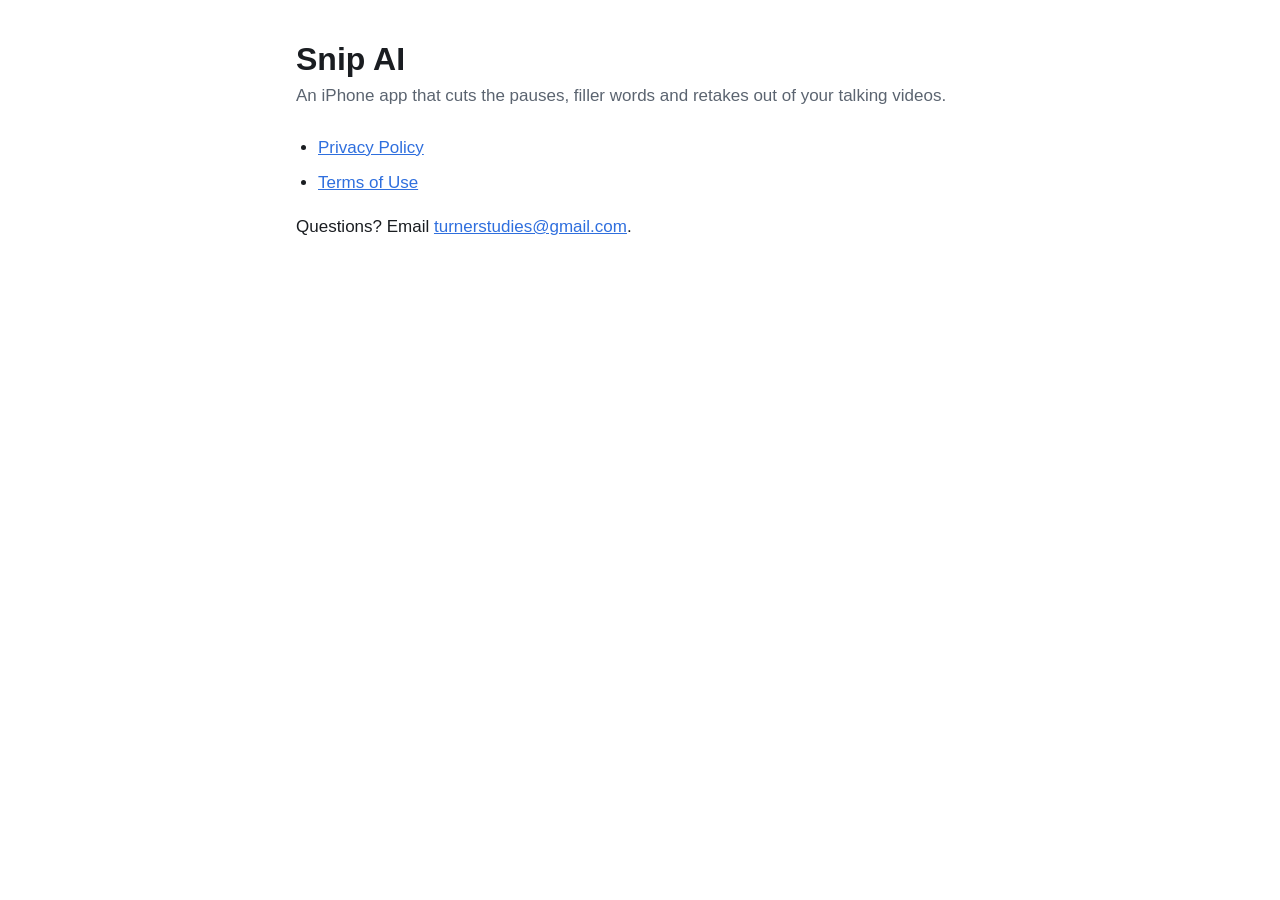
<file: index.html>
<!doctype html>
<html lang="en">
<head>
  <meta charset="utf-8">
  <meta name="viewport" content="width=device-width, initial-scale=1">
  <title>Snip AI</title>
  <link rel="stylesheet" href="style.css">
</head>
<body>
<main>
  <h1>Snip AI</h1>
  <p class="meta">An iPhone app that cuts the pauses, filler words and retakes out of your talking videos.</p>
  <ul>
    <li><a href="privacy.html">Privacy Policy</a></li>
    <li><a href="terms.html">Terms of Use</a></li>
  </ul>
  <p>Questions? Email <a href="mailto:turnerstudies@gmail.com">turnerstudies@gmail.com</a>.</p>
</main>
</body>
</html>
</file>
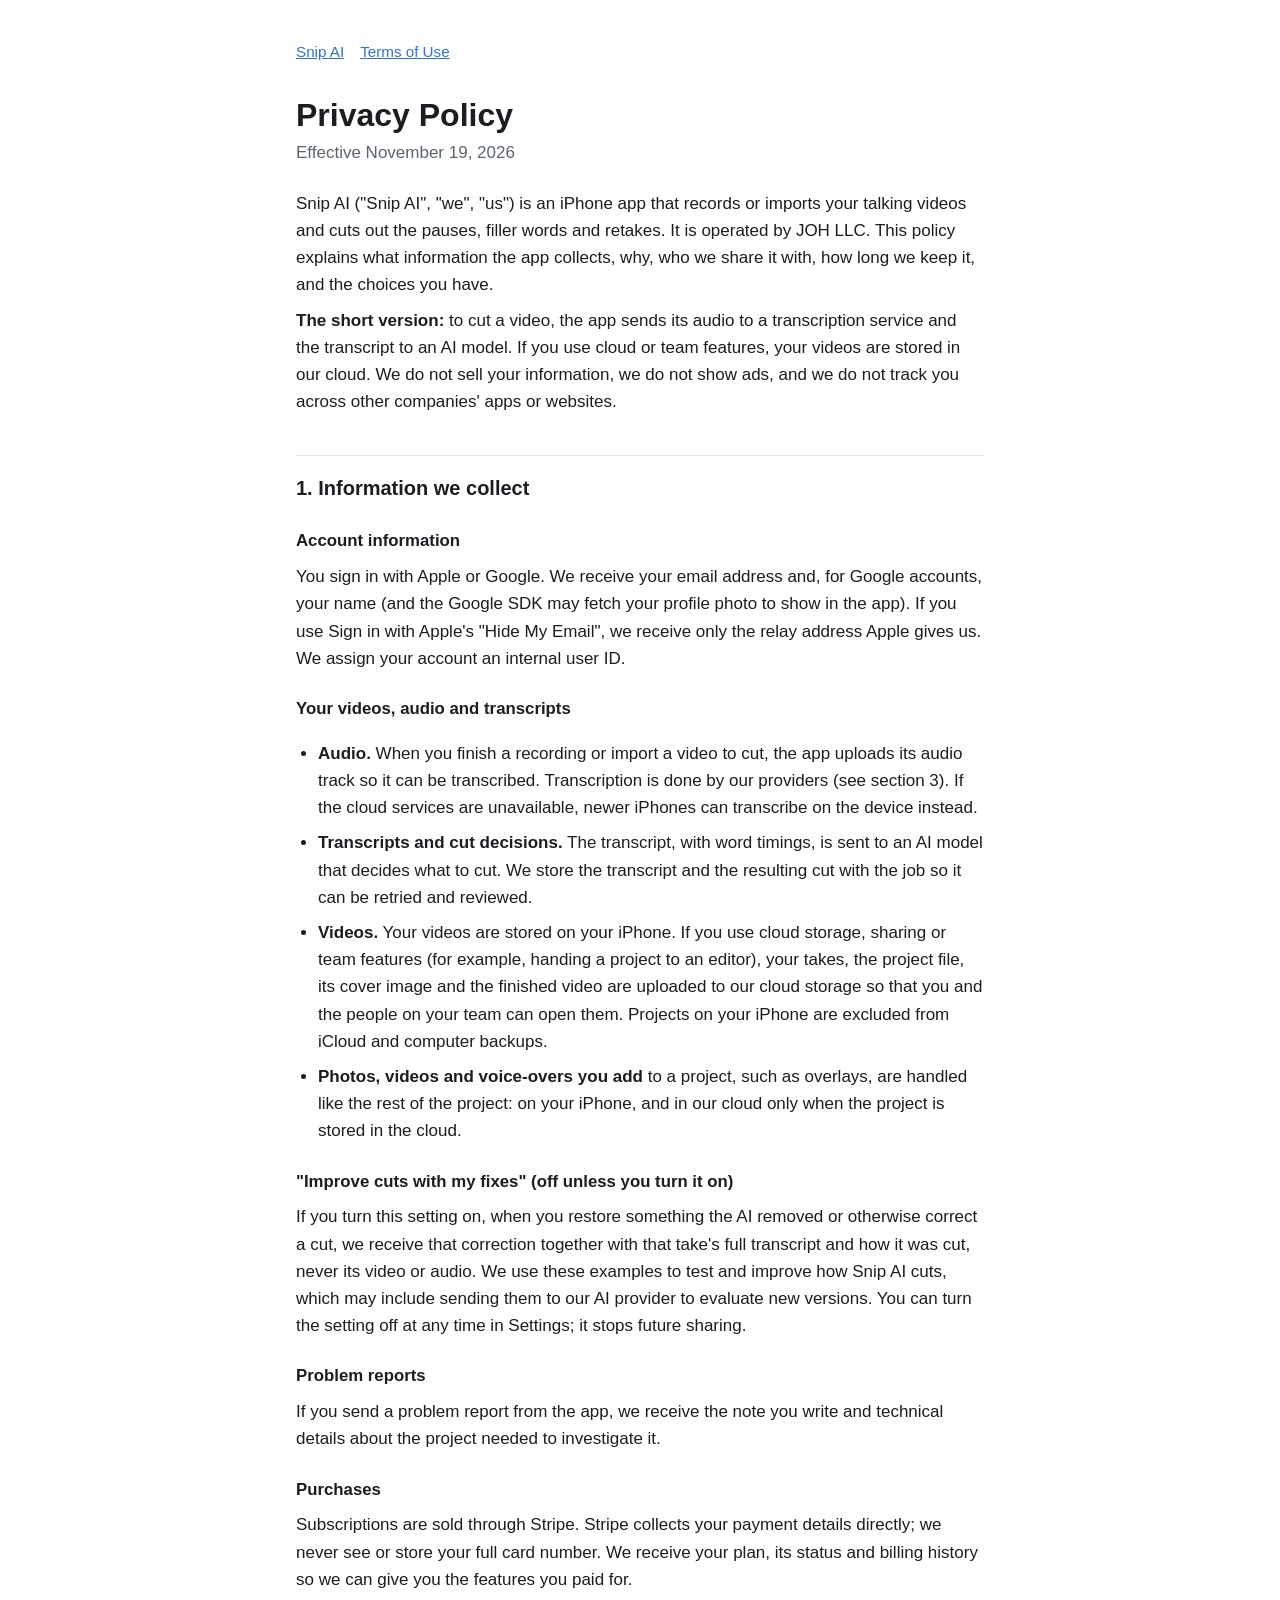
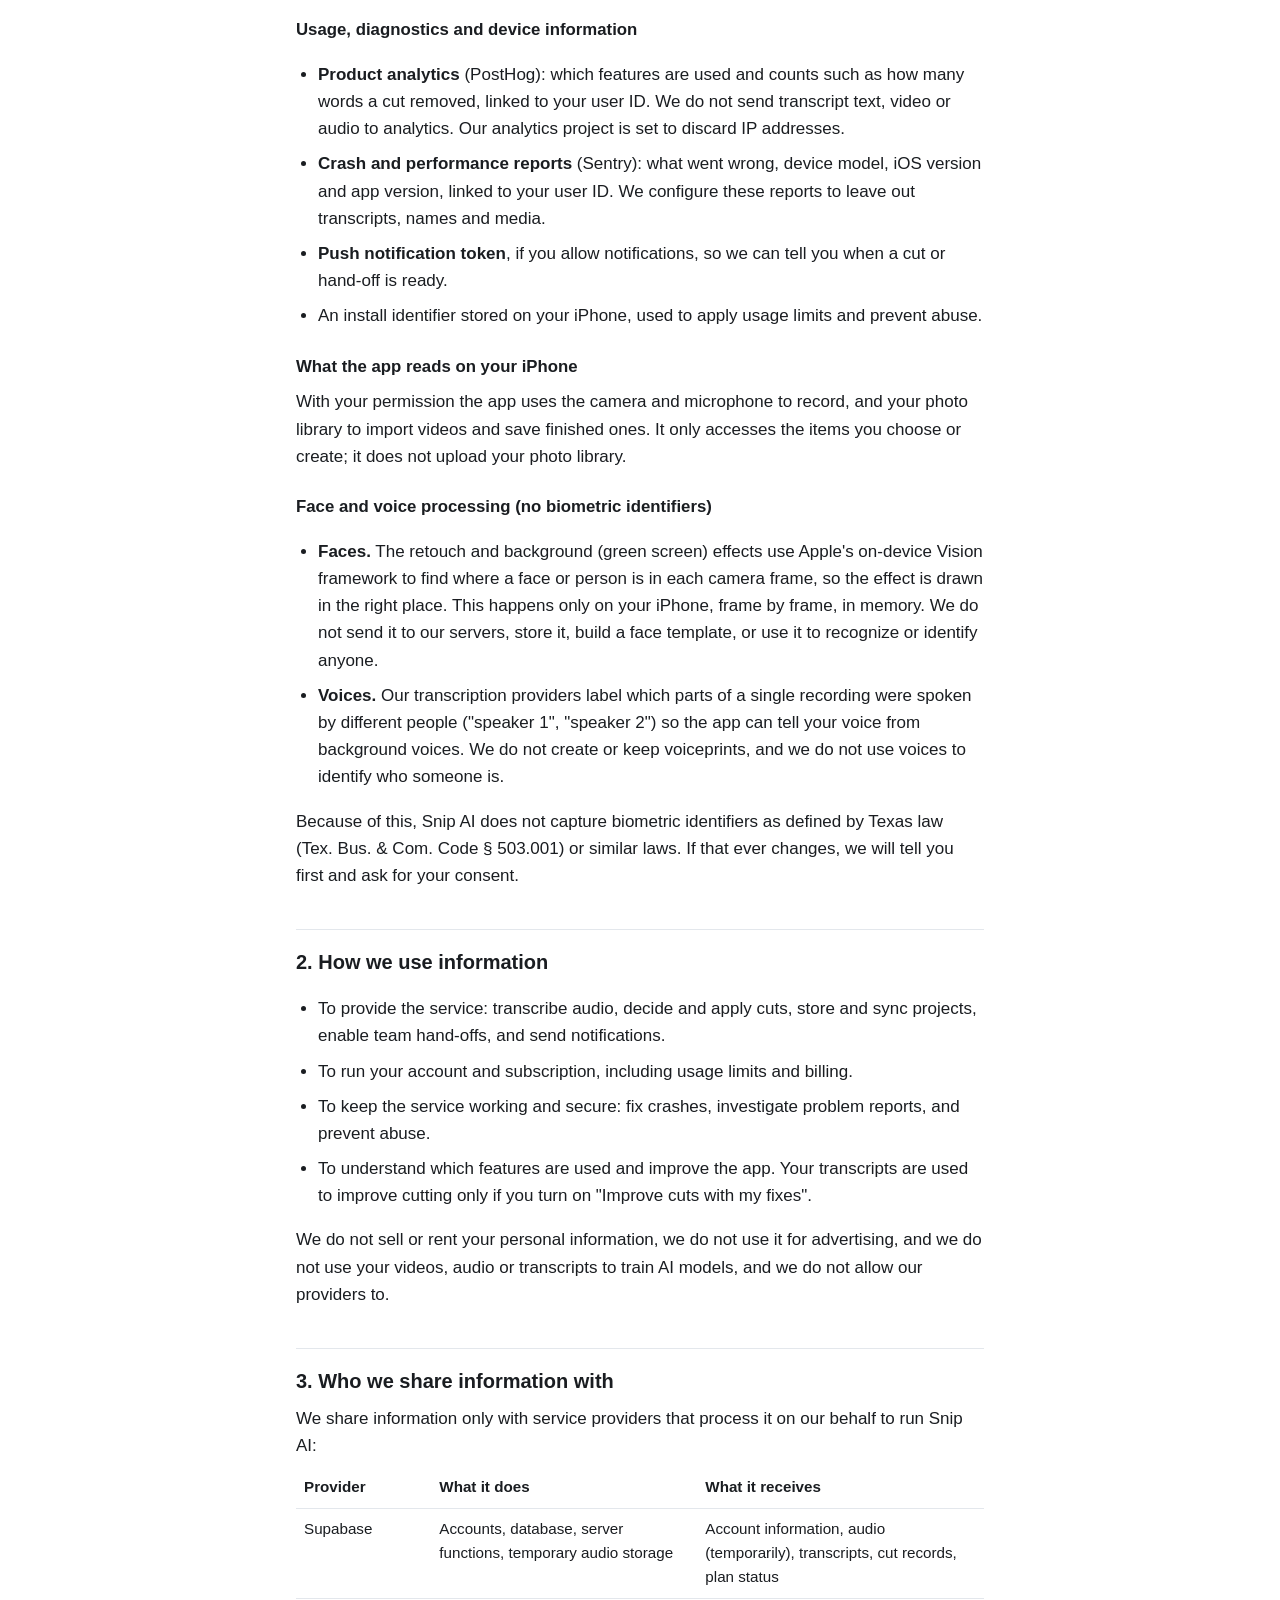
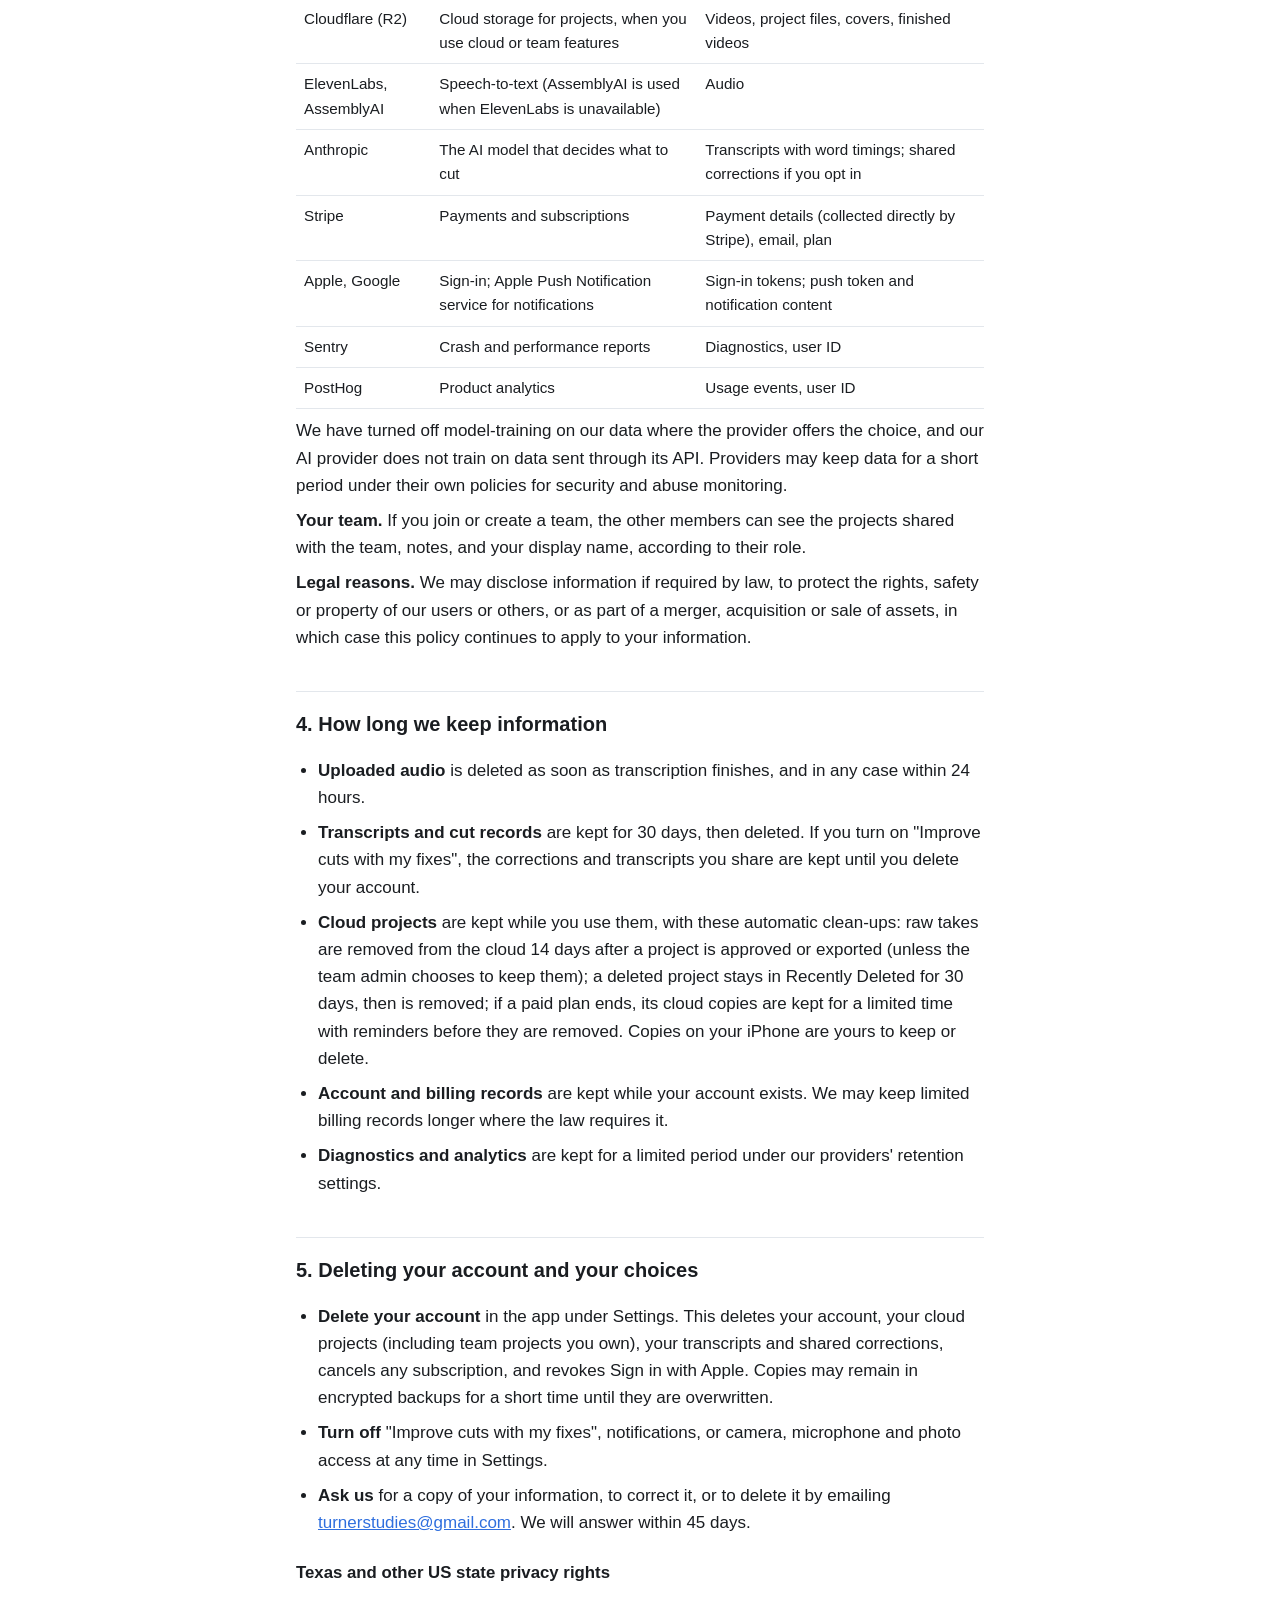
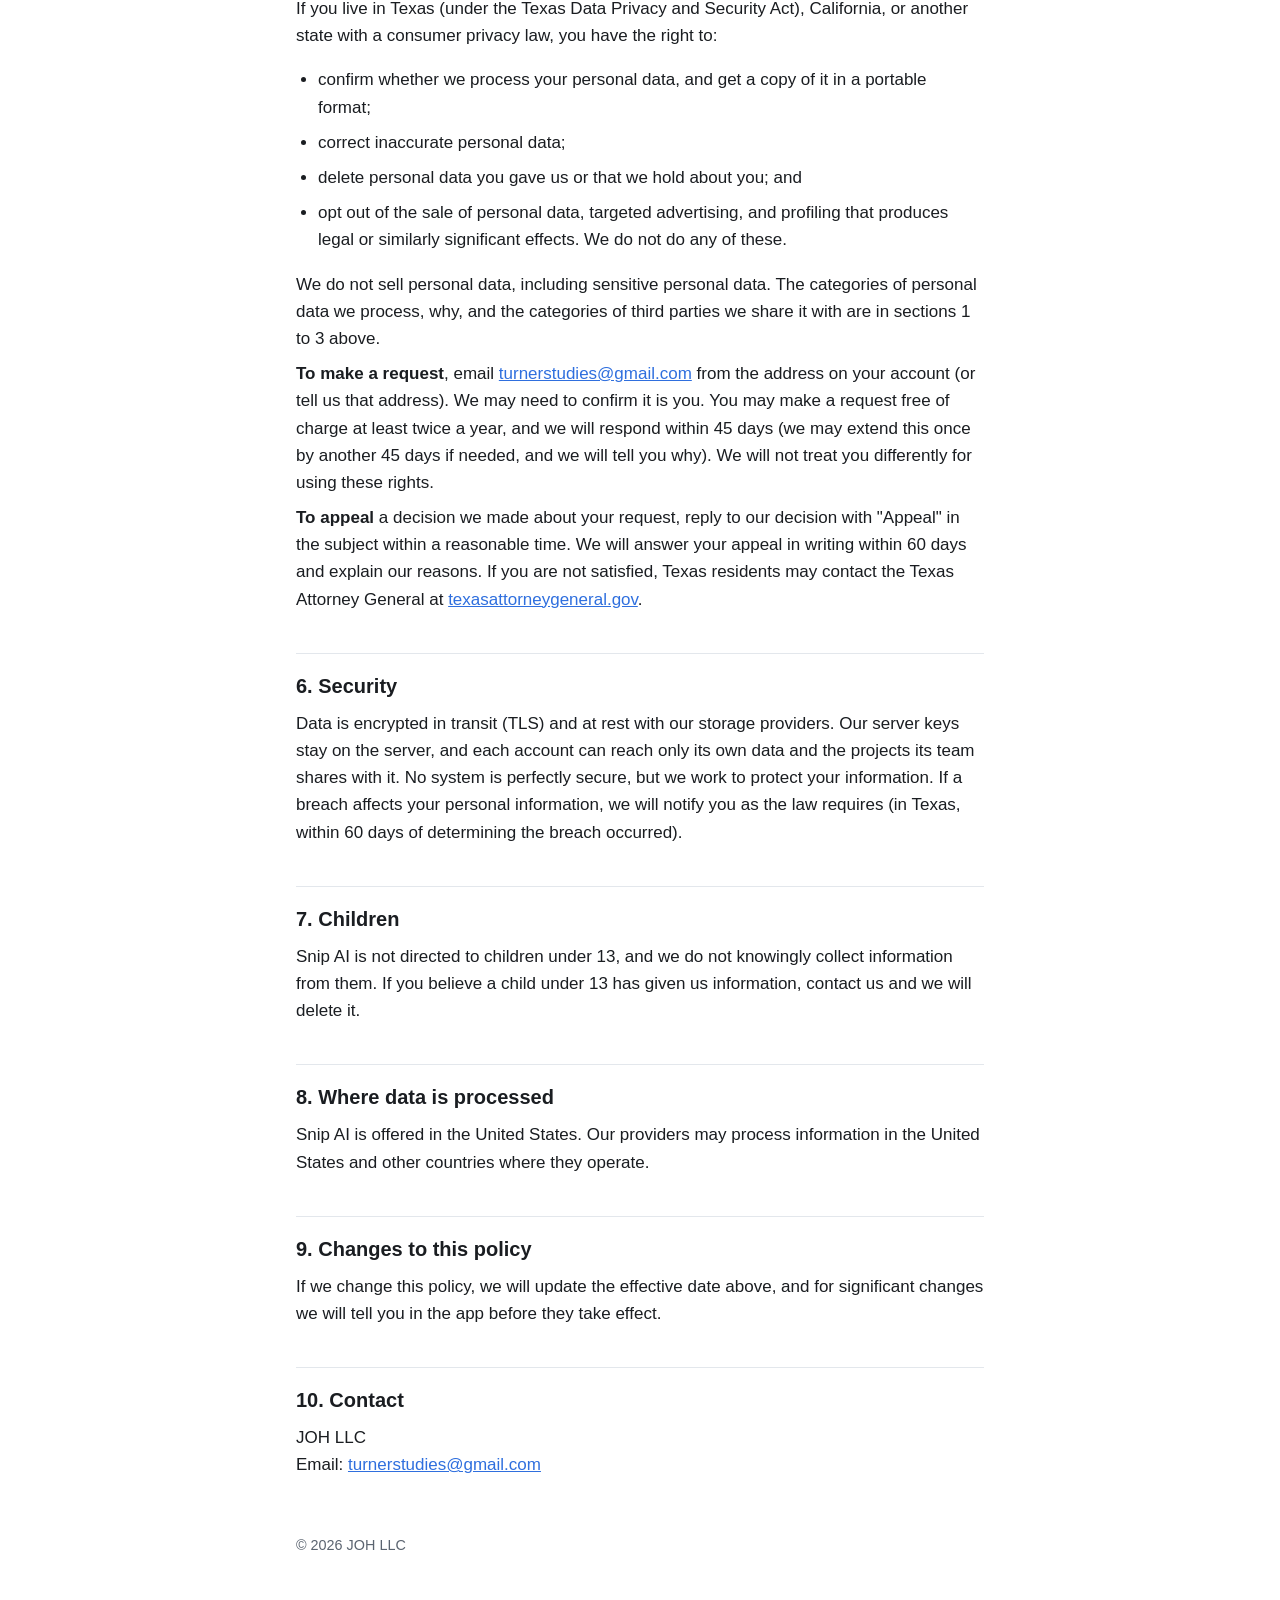
<file: privacy.html>
<!doctype html>
<html lang="en">
<head>
  <meta charset="utf-8">
  <meta name="viewport" content="width=device-width, initial-scale=1">
  <title>Snip AI Privacy Policy</title>
  <link rel="stylesheet" href="style.css">
</head>
<body>
<main>
  <nav><a href="index.html">Snip AI</a><a href="terms.html">Terms of Use</a></nav>
  <h1>Privacy Policy</h1>
  <p class="meta">Effective November 19, 2026</p>

  <p>Snip AI ("Snip AI", "we", "us") is an iPhone app that records or imports your talking videos and cuts out the pauses, filler words and retakes. It is operated by JOH LLC. This policy explains what information the app collects, why, who we share it with, how long we keep it, and the choices you have.</p>

  <p><strong>The short version:</strong> to cut a video, the app sends its audio to a transcription service and the transcript to an AI model. If you use cloud or team features, your videos are stored in our cloud. We do not sell your information, we do not show ads, and we do not track you across other companies' apps or websites.</p>

  <h2>1. Information we collect</h2>

  <h3>Account information</h3>
  <p>You sign in with Apple or Google. We receive your email address and, for Google accounts, your name (and the Google SDK may fetch your profile photo to show in the app). If you use Sign in with Apple's "Hide My Email", we receive only the relay address Apple gives us. We assign your account an internal user ID.</p>

  <h3>Your videos, audio and transcripts</h3>
  <ul>
    <li><strong>Audio.</strong> When you finish a recording or import a video to cut, the app uploads its audio track so it can be transcribed. Transcription is done by our providers (see section 3). If the cloud services are unavailable, newer iPhones can transcribe on the device instead.</li>
    <li><strong>Transcripts and cut decisions.</strong> The transcript, with word timings, is sent to an AI model that decides what to cut. We store the transcript and the resulting cut with the job so it can be retried and reviewed.</li>
    <li><strong>Videos.</strong> Your videos are stored on your iPhone. If you use cloud storage, sharing or team features (for example, handing a project to an editor), your takes, the project file, its cover image and the finished video are uploaded to our cloud storage so that you and the people on your team can open them. Projects on your iPhone are excluded from iCloud and computer backups.</li>
    <li><strong>Photos, videos and voice-overs you add</strong> to a project, such as overlays, are handled like the rest of the project: on your iPhone, and in our cloud only when the project is stored in the cloud.</li>
  </ul>

  <h3>"Improve cuts with my fixes" (off unless you turn it on)</h3>
  <p>If you turn this setting on, when you restore something the AI removed or otherwise correct a cut, we receive that correction together with that take's full transcript and how it was cut, never its video or audio. We use these examples to test and improve how Snip AI cuts, which may include sending them to our AI provider to evaluate new versions. You can turn the setting off at any time in Settings; it stops future sharing.</p>

  <h3>Problem reports</h3>
  <p>If you send a problem report from the app, we receive the note you write and technical details about the project needed to investigate it.</p>

  <h3>Purchases</h3>
  <p>Subscriptions are sold through Stripe. Stripe collects your payment details directly; we never see or store your full card number. We receive your plan, its status and billing history so we can give you the features you paid for.</p>

  <h3>Usage, diagnostics and device information</h3>
  <ul>
    <li><strong>Product analytics</strong> (PostHog): which features are used and counts such as how many words a cut removed, linked to your user ID. We do not send transcript text, video or audio to analytics. Our analytics project is set to discard IP addresses.</li>
    <li><strong>Crash and performance reports</strong> (Sentry): what went wrong, device model, iOS version and app version, linked to your user ID. We configure these reports to leave out transcripts, names and media.</li>
    <li><strong>Push notification token</strong>, if you allow notifications, so we can tell you when a cut or hand-off is ready.</li>
    <li>An install identifier stored on your iPhone, used to apply usage limits and prevent abuse.</li>
  </ul>

  <h3>What the app reads on your iPhone</h3>
  <p>With your permission the app uses the camera and microphone to record, and your photo library to import videos and save finished ones. It only accesses the items you choose or create; it does not upload your photo library.</p>

  <h3>Face and voice processing (no biometric identifiers)</h3>
  <ul>
    <li><strong>Faces.</strong> The retouch and background (green screen) effects use Apple's on-device Vision framework to find where a face or person is in each camera frame, so the effect is drawn in the right place. This happens only on your iPhone, frame by frame, in memory. We do not send it to our servers, store it, build a face template, or use it to recognize or identify anyone.</li>
    <li><strong>Voices.</strong> Our transcription providers label which parts of a single recording were spoken by different people ("speaker 1", "speaker 2") so the app can tell your voice from background voices. We do not create or keep voiceprints, and we do not use voices to identify who someone is.</li>
  </ul>
  <p>Because of this, Snip AI does not capture biometric identifiers as defined by Texas law (Tex. Bus. &amp; Com. Code § 503.001) or similar laws. If that ever changes, we will tell you first and ask for your consent.</p>

  <h2>2. How we use information</h2>
  <ul>
    <li>To provide the service: transcribe audio, decide and apply cuts, store and sync projects, enable team hand-offs, and send notifications.</li>
    <li>To run your account and subscription, including usage limits and billing.</li>
    <li>To keep the service working and secure: fix crashes, investigate problem reports, and prevent abuse.</li>
    <li>To understand which features are used and improve the app. Your transcripts are used to improve cutting only if you turn on "Improve cuts with my fixes".</li>
  </ul>
  <p>We do not sell or rent your personal information, we do not use it for advertising, and we do not use your videos, audio or transcripts to train AI models, and we do not allow our providers to.</p>

  <h2>3. Who we share information with</h2>
  <p>We share information only with service providers that process it on our behalf to run Snip AI:</p>
  <table>
    <tr><th>Provider</th><th>What it does</th><th>What it receives</th></tr>
    <tr><td>Supabase</td><td>Accounts, database, server functions, temporary audio storage</td><td>Account information, audio (temporarily), transcripts, cut records, plan status</td></tr>
    <tr><td>Cloudflare (R2)</td><td>Cloud storage for projects, when you use cloud or team features</td><td>Videos, project files, covers, finished videos</td></tr>
    <tr><td>ElevenLabs, AssemblyAI</td><td>Speech-to-text (AssemblyAI is used when ElevenLabs is unavailable)</td><td>Audio</td></tr>
    <tr><td>Anthropic</td><td>The AI model that decides what to cut</td><td>Transcripts with word timings; shared corrections if you opt in</td></tr>
    <tr><td>Stripe</td><td>Payments and subscriptions</td><td>Payment details (collected directly by Stripe), email, plan</td></tr>
    <tr><td>Apple, Google</td><td>Sign-in; Apple Push Notification service for notifications</td><td>Sign-in tokens; push token and notification content</td></tr>
    <tr><td>Sentry</td><td>Crash and performance reports</td><td>Diagnostics, user ID</td></tr>
    <tr><td>PostHog</td><td>Product analytics</td><td>Usage events, user ID</td></tr>
  </table>
  <p>We have turned off model-training on our data where the provider offers the choice, and our AI provider does not train on data sent through its API. Providers may keep data for a short period under their own policies for security and abuse monitoring.</p>
  <p><strong>Your team.</strong> If you join or create a team, the other members can see the projects shared with the team, notes, and your display name, according to their role.</p>
  <p><strong>Legal reasons.</strong> We may disclose information if required by law, to protect the rights, safety or property of our users or others, or as part of a merger, acquisition or sale of assets, in which case this policy continues to apply to your information.</p>

  <h2>4. How long we keep information</h2>
  <ul>
    <li><strong>Uploaded audio</strong> is deleted as soon as transcription finishes, and in any case within 24 hours.</li>
    <li><strong>Transcripts and cut records</strong> are kept for 30 days, then deleted. If you turn on "Improve cuts with my fixes", the corrections and transcripts you share are kept until you delete your account.</li>
    <li><strong>Cloud projects</strong> are kept while you use them, with these automatic clean-ups: raw takes are removed from the cloud 14 days after a project is approved or exported (unless the team admin chooses to keep them); a deleted project stays in Recently Deleted for 30 days, then is removed; if a paid plan ends, its cloud copies are kept for a limited time with reminders before they are removed. Copies on your iPhone are yours to keep or delete.</li>
    <li><strong>Account and billing records</strong> are kept while your account exists. We may keep limited billing records longer where the law requires it.</li>
    <li><strong>Diagnostics and analytics</strong> are kept for a limited period under our providers' retention settings.</li>
  </ul>

  <h2>5. Deleting your account and your choices</h2>
  <ul>
    <li><strong>Delete your account</strong> in the app under Settings. This deletes your account, your cloud projects (including team projects you own), your transcripts and shared corrections, cancels any subscription, and revokes Sign in with Apple. Copies may remain in encrypted backups for a short time until they are overwritten.</li>
    <li><strong>Turn off</strong> "Improve cuts with my fixes", notifications, or camera, microphone and photo access at any time in Settings.</li>
    <li><strong>Ask us</strong> for a copy of your information, to correct it, or to delete it by emailing <a href="mailto:turnerstudies@gmail.com">turnerstudies@gmail.com</a>. We will answer within 45 days.</li>
  </ul>

  <h3>Texas and other US state privacy rights</h3>
  <p>If you live in Texas (under the Texas Data Privacy and Security Act), California, or another state with a consumer privacy law, you have the right to:</p>
  <ul>
    <li>confirm whether we process your personal data, and get a copy of it in a portable format;</li>
    <li>correct inaccurate personal data;</li>
    <li>delete personal data you gave us or that we hold about you; and</li>
    <li>opt out of the sale of personal data, targeted advertising, and profiling that produces legal or similarly significant effects. We do not do any of these.</li>
  </ul>
  <p>We do not sell personal data, including sensitive personal data. The categories of personal data we process, why, and the categories of third parties we share it with are in sections 1 to 3 above.</p>
  <p><strong>To make a request</strong>, email <a href="mailto:turnerstudies@gmail.com">turnerstudies@gmail.com</a> from the address on your account (or tell us that address). We may need to confirm it is you. You may make a request free of charge at least twice a year, and we will respond within 45 days (we may extend this once by another 45 days if needed, and we will tell you why). We will not treat you differently for using these rights.</p>
  <p><strong>To appeal</strong> a decision we made about your request, reply to our decision with "Appeal" in the subject within a reasonable time. We will answer your appeal in writing within 60 days and explain our reasons. If you are not satisfied, Texas residents may contact the Texas Attorney General at <a href="https://www.texasattorneygeneral.gov/consumer-protection/file-consumer-complaint">texasattorneygeneral.gov</a>.</p>

  <h2>6. Security</h2>
  <p>Data is encrypted in transit (TLS) and at rest with our storage providers. Our server keys stay on the server, and each account can reach only its own data and the projects its team shares with it. No system is perfectly secure, but we work to protect your information. If a breach affects your personal information, we will notify you as the law requires (in Texas, within 60 days of determining the breach occurred).</p>

  <h2>7. Children</h2>
  <p>Snip AI is not directed to children under 13, and we do not knowingly collect information from them. If you believe a child under 13 has given us information, contact us and we will delete it.</p>

  <h2>8. Where data is processed</h2>
  <p>Snip AI is offered in the United States. Our providers may process information in the United States and other countries where they operate.</p>

  <h2>9. Changes to this policy</h2>
  <p>If we change this policy, we will update the effective date above, and for significant changes we will tell you in the app before they take effect.</p>

  <h2>10. Contact</h2>
  <p>JOH LLC<br>
  Email: <a href="mailto:turnerstudies@gmail.com">turnerstudies@gmail.com</a></p>

  <footer>© 2026 JOH LLC</footer>
</main>
</body>
</html>
</file>
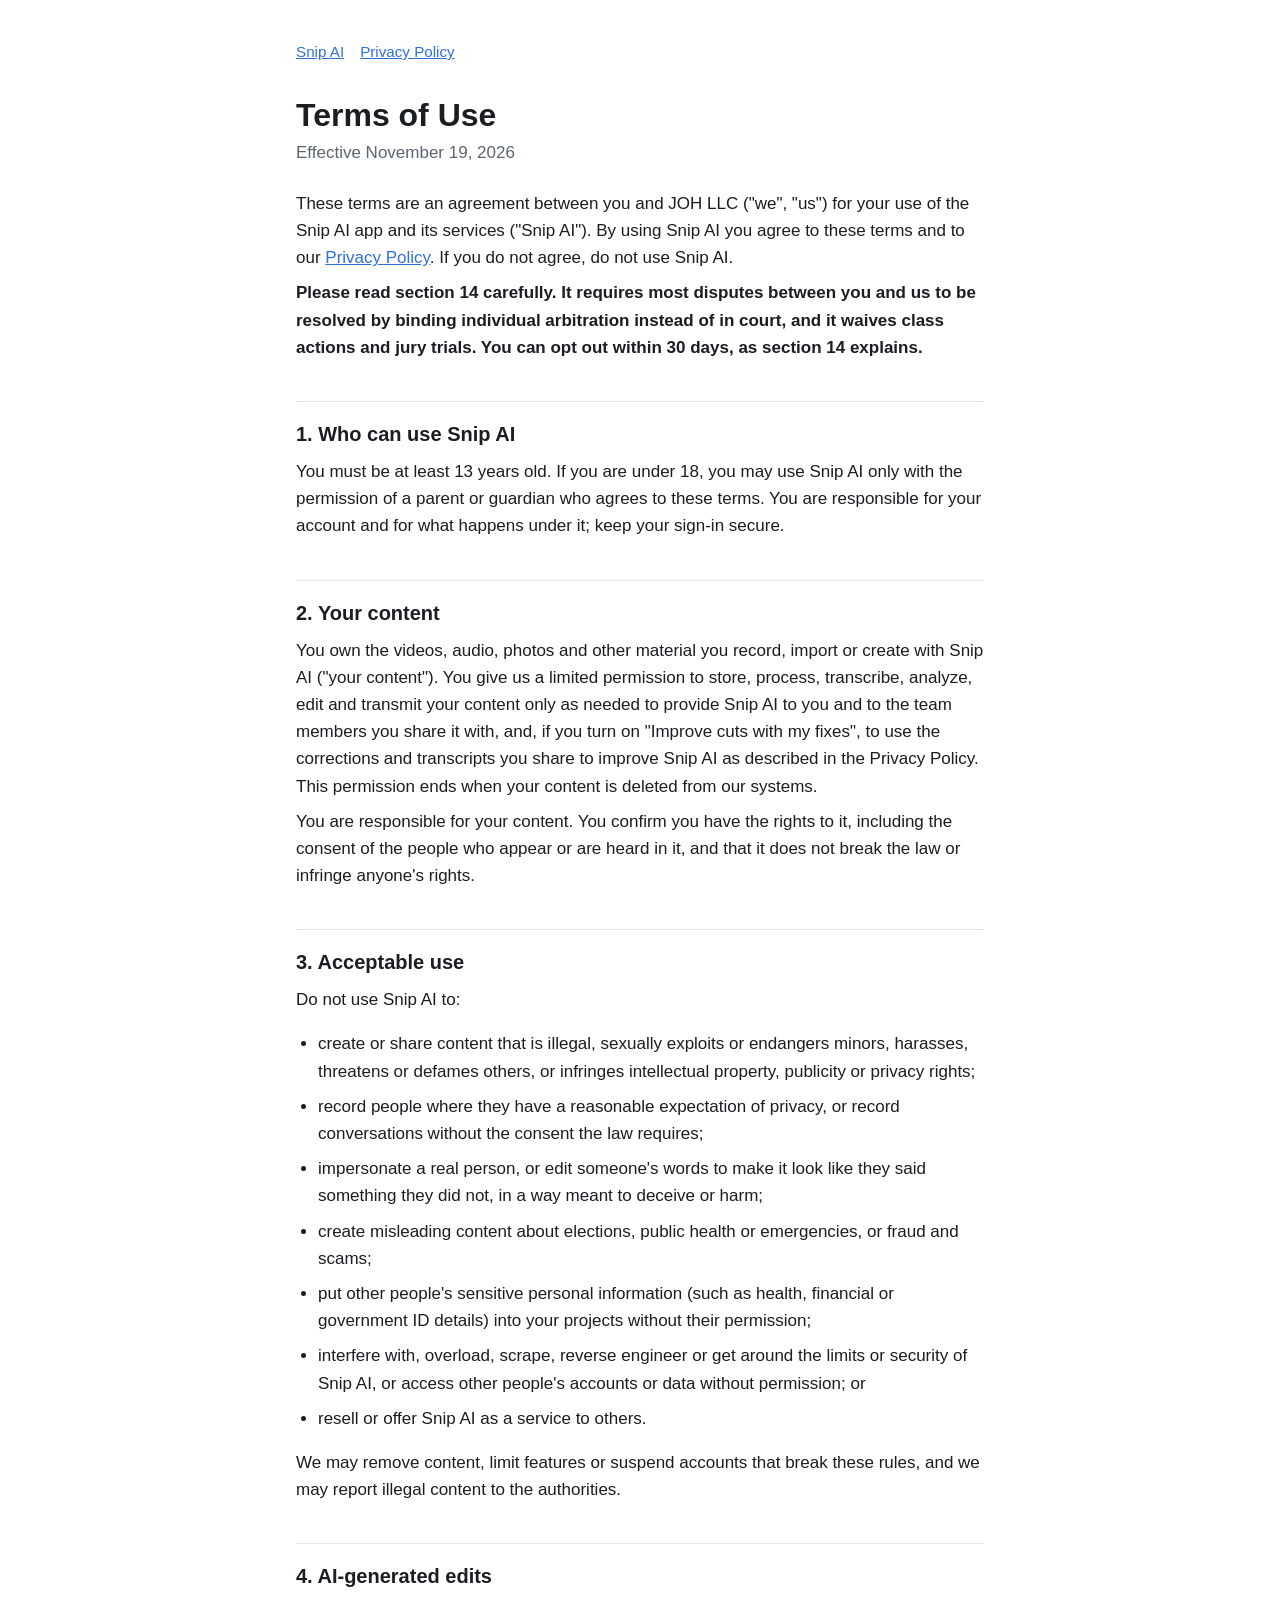
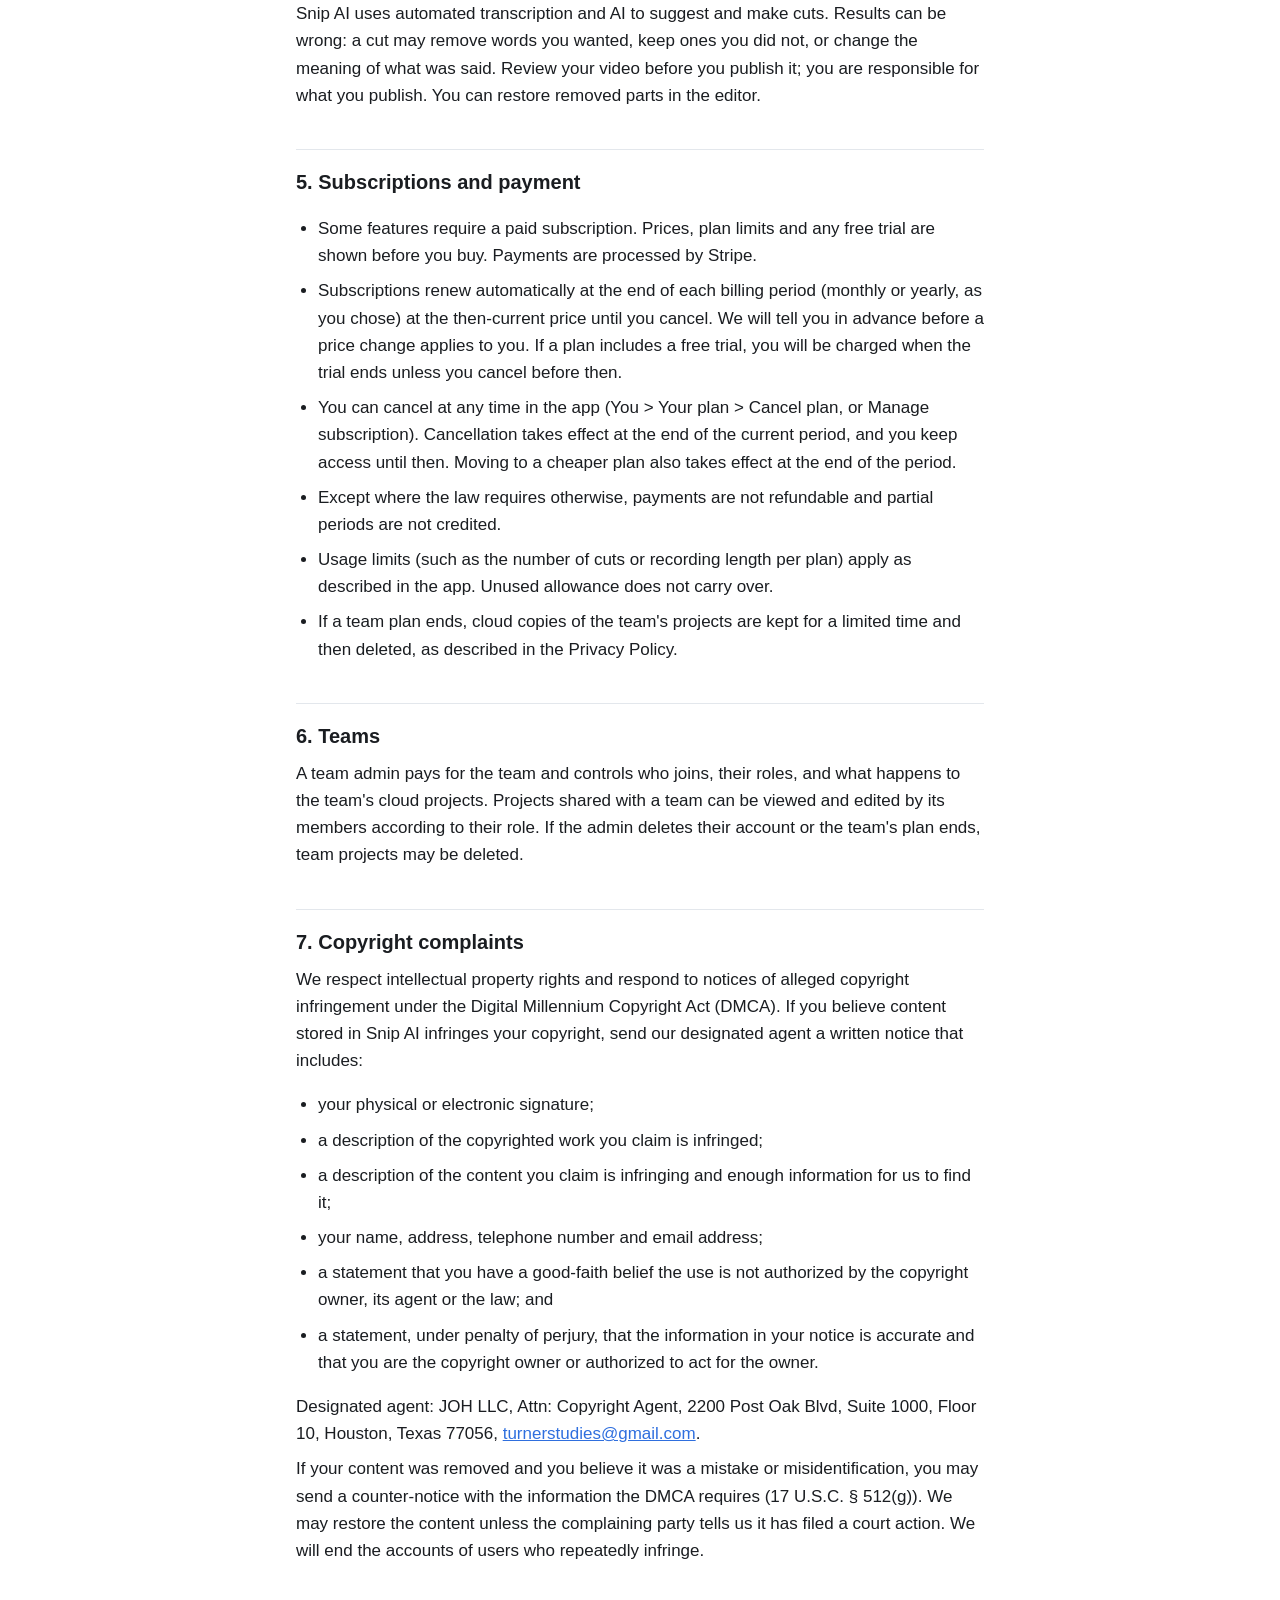
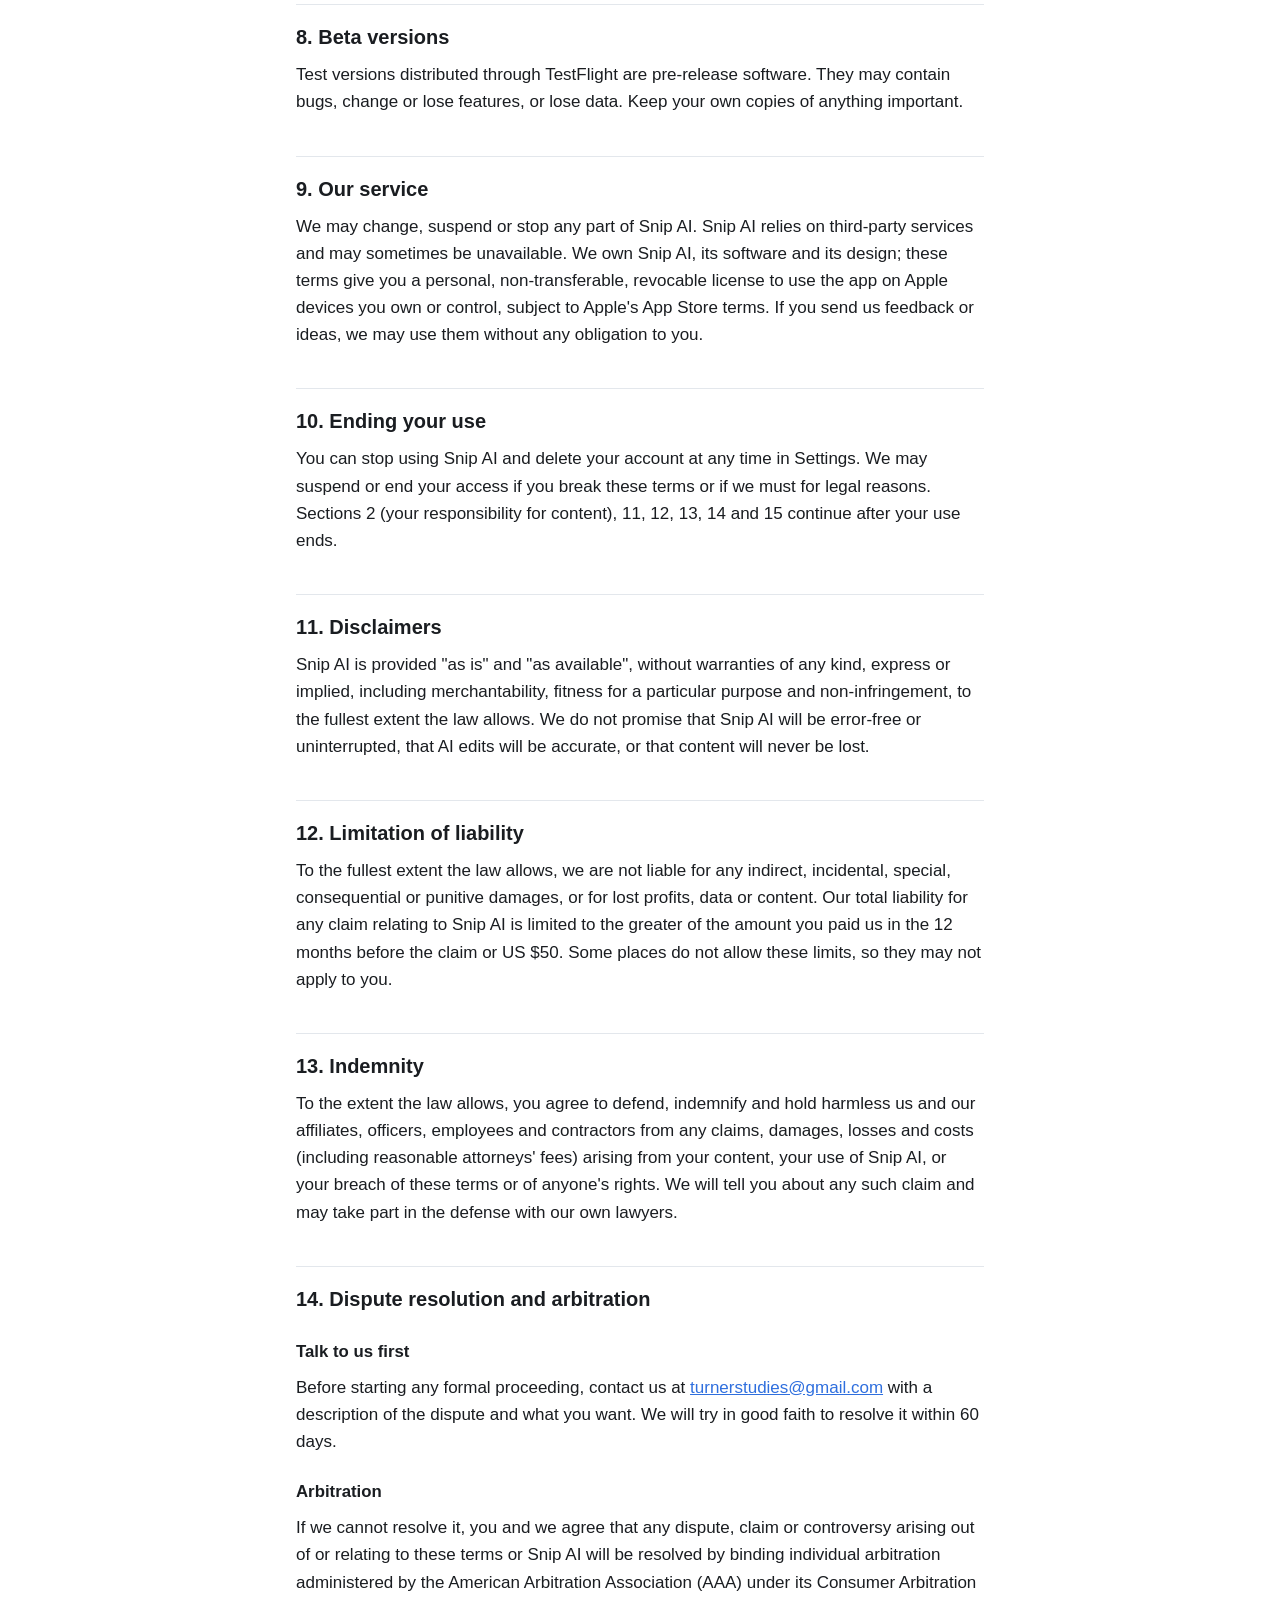
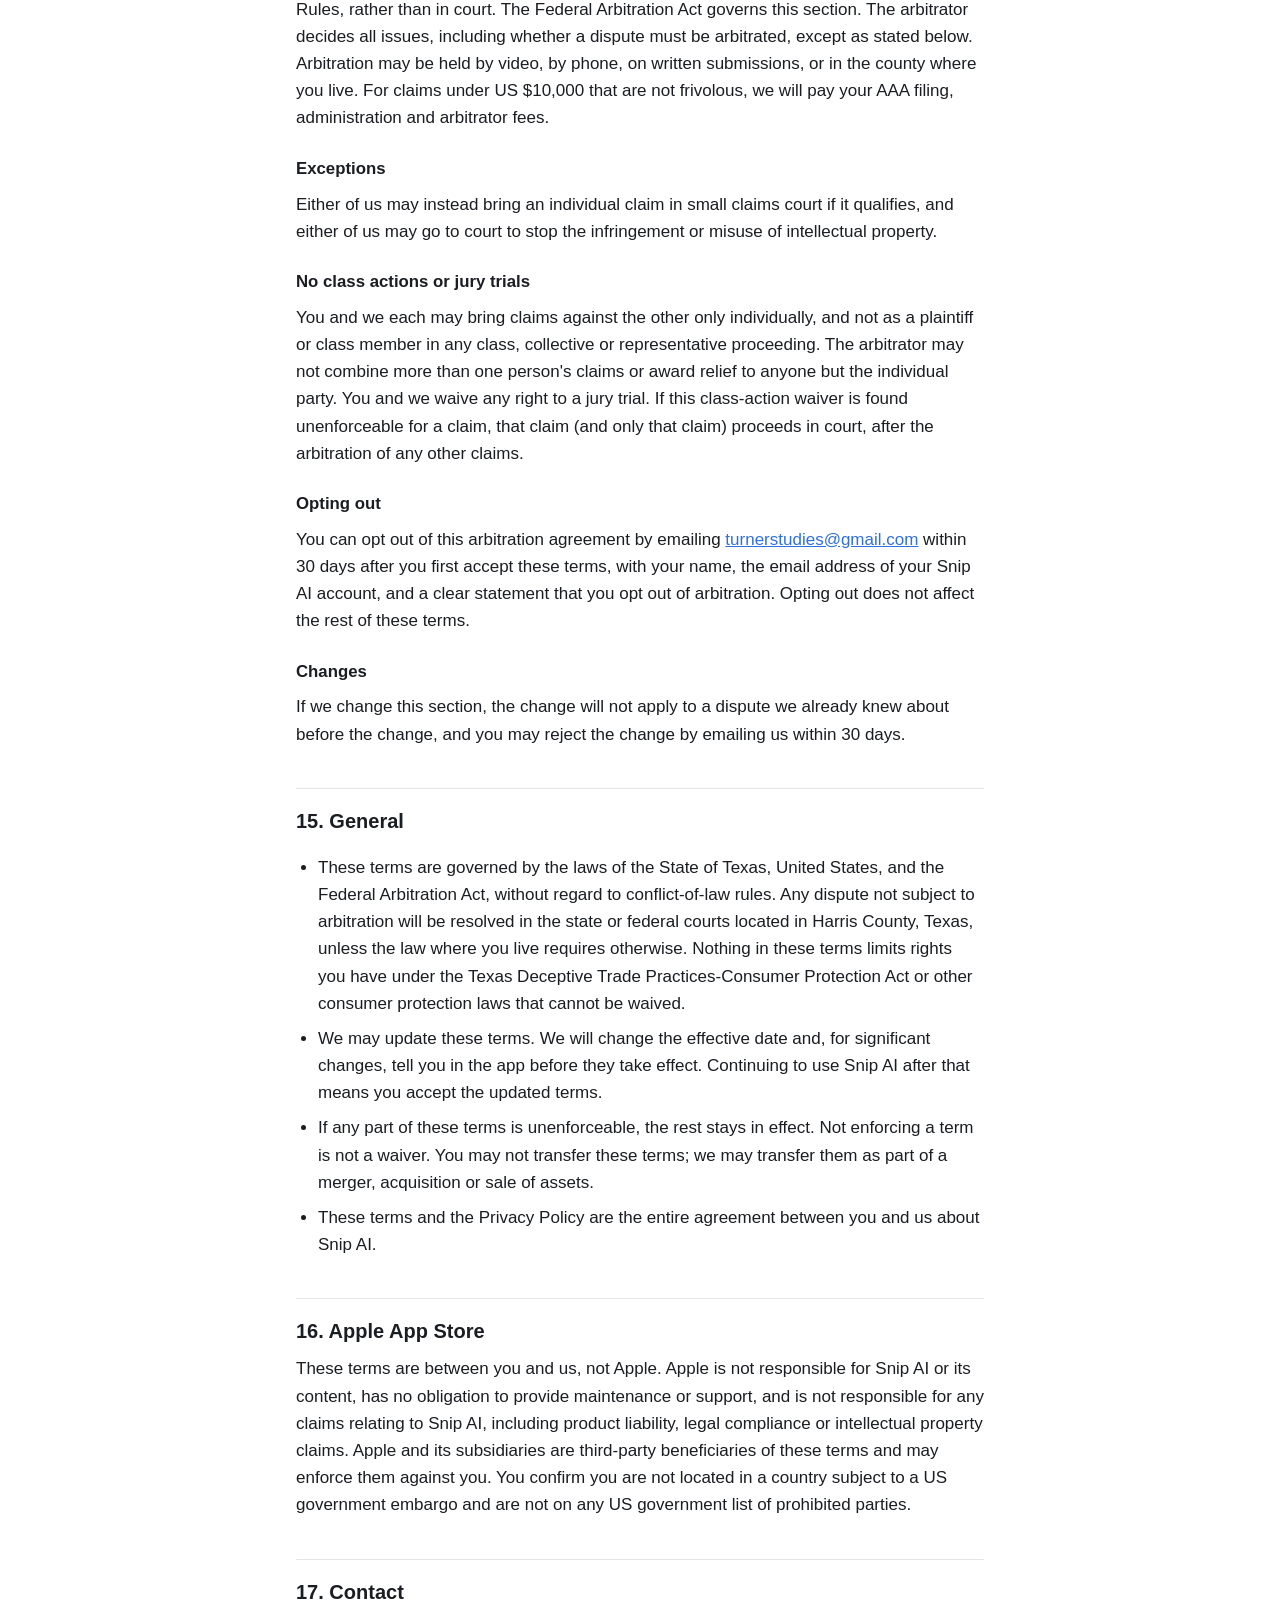
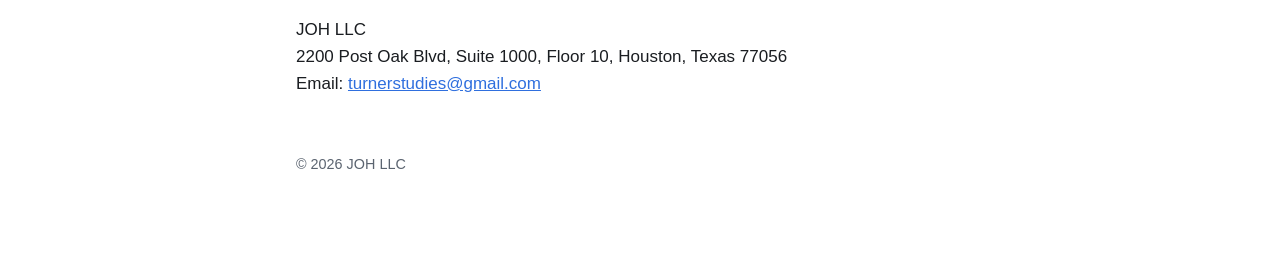
<file: terms.html>
<!doctype html>
<html lang="en">
<head>
  <meta charset="utf-8">
  <meta name="viewport" content="width=device-width, initial-scale=1">
  <title>Snip AI Terms of Use</title>
  <link rel="stylesheet" href="style.css">
</head>
<body>
<main>
  <nav><a href="index.html">Snip AI</a><a href="privacy.html">Privacy Policy</a></nav>
  <h1>Terms of Use</h1>
  <p class="meta">Effective November 19, 2026</p>

  <p>These terms are an agreement between you and JOH LLC ("we", "us") for your use of the Snip AI app and its services ("Snip AI"). By using Snip AI you agree to these terms and to our <a href="privacy.html">Privacy Policy</a>. If you do not agree, do not use Snip AI.</p>

  <p><strong>Please read section 14 carefully. It requires most disputes between you and us to be resolved by binding individual arbitration instead of in court, and it waives class actions and jury trials. You can opt out within 30 days, as section 14 explains.</strong></p>

  <h2>1. Who can use Snip AI</h2>
  <p>You must be at least 13 years old. If you are under 18, you may use Snip AI only with the permission of a parent or guardian who agrees to these terms. You are responsible for your account and for what happens under it; keep your sign-in secure.</p>

  <h2>2. Your content</h2>
  <p>You own the videos, audio, photos and other material you record, import or create with Snip AI ("your content"). You give us a limited permission to store, process, transcribe, analyze, edit and transmit your content only as needed to provide Snip AI to you and to the team members you share it with, and, if you turn on "Improve cuts with my fixes", to use the corrections and transcripts you share to improve Snip AI as described in the Privacy Policy. This permission ends when your content is deleted from our systems.</p>
  <p>You are responsible for your content. You confirm you have the rights to it, including the consent of the people who appear or are heard in it, and that it does not break the law or infringe anyone's rights.</p>

  <h2>3. Acceptable use</h2>
  <p>Do not use Snip AI to:</p>
  <ul>
    <li>create or share content that is illegal, sexually exploits or endangers minors, harasses, threatens or defames others, or infringes intellectual property, publicity or privacy rights;</li>
    <li>record people where they have a reasonable expectation of privacy, or record conversations without the consent the law requires;</li>
    <li>impersonate a real person, or edit someone's words to make it look like they said something they did not, in a way meant to deceive or harm;</li>
    <li>create misleading content about elections, public health or emergencies, or fraud and scams;</li>
    <li>put other people's sensitive personal information (such as health, financial or government ID details) into your projects without their permission;</li>
    <li>interfere with, overload, scrape, reverse engineer or get around the limits or security of Snip AI, or access other people's accounts or data without permission; or</li>
    <li>resell or offer Snip AI as a service to others.</li>
  </ul>
  <p>We may remove content, limit features or suspend accounts that break these rules, and we may report illegal content to the authorities.</p>

  <h2>4. AI-generated edits</h2>
  <p>Snip AI uses automated transcription and AI to suggest and make cuts. Results can be wrong: a cut may remove words you wanted, keep ones you did not, or change the meaning of what was said. Review your video before you publish it; you are responsible for what you publish. You can restore removed parts in the editor.</p>

  <h2>5. Subscriptions and payment</h2>
  <ul>
    <li>Some features require a paid subscription. Prices, plan limits and any free trial are shown before you buy. Payments are processed by Stripe.</li>
    <li>Subscriptions renew automatically at the end of each billing period (monthly or yearly, as you chose) at the then-current price until you cancel. We will tell you in advance before a price change applies to you. If a plan includes a free trial, you will be charged when the trial ends unless you cancel before then.</li>
    <li>You can cancel at any time in the app (You &gt; Your plan &gt; Cancel plan, or Manage subscription). Cancellation takes effect at the end of the current period, and you keep access until then. Moving to a cheaper plan also takes effect at the end of the period.</li>
    <li>Except where the law requires otherwise, payments are not refundable and partial periods are not credited.</li>
    <li>Usage limits (such as the number of cuts or recording length per plan) apply as described in the app. Unused allowance does not carry over.</li>
    <li>If a team plan ends, cloud copies of the team's projects are kept for a limited time and then deleted, as described in the Privacy Policy.</li>
  </ul>

  <h2>6. Teams</h2>
  <p>A team admin pays for the team and controls who joins, their roles, and what happens to the team's cloud projects. Projects shared with a team can be viewed and edited by its members according to their role. If the admin deletes their account or the team's plan ends, team projects may be deleted.</p>

  <h2>7. Copyright complaints</h2>
  <p>We respect intellectual property rights and respond to notices of alleged copyright infringement under the Digital Millennium Copyright Act (DMCA). If you believe content stored in Snip AI infringes your copyright, send our designated agent a written notice that includes:</p>
  <ul>
    <li>your physical or electronic signature;</li>
    <li>a description of the copyrighted work you claim is infringed;</li>
    <li>a description of the content you claim is infringing and enough information for us to find it;</li>
    <li>your name, address, telephone number and email address;</li>
    <li>a statement that you have a good-faith belief the use is not authorized by the copyright owner, its agent or the law; and</li>
    <li>a statement, under penalty of perjury, that the information in your notice is accurate and that you are the copyright owner or authorized to act for the owner.</li>
  </ul>
  <p>Designated agent: JOH LLC, Attn: Copyright Agent, 2200 Post Oak Blvd, Suite 1000, Floor 10, Houston, Texas 77056, <a href="mailto:turnerstudies@gmail.com">turnerstudies@gmail.com</a>.</p>
  <p>If your content was removed and you believe it was a mistake or misidentification, you may send a counter-notice with the information the DMCA requires (17 U.S.C. § 512(g)). We may restore the content unless the complaining party tells us it has filed a court action. We will end the accounts of users who repeatedly infringe.</p>

  <h2>8. Beta versions</h2>
  <p>Test versions distributed through TestFlight are pre-release software. They may contain bugs, change or lose features, or lose data. Keep your own copies of anything important.</p>

  <h2>9. Our service</h2>
  <p>We may change, suspend or stop any part of Snip AI. Snip AI relies on third-party services and may sometimes be unavailable. We own Snip AI, its software and its design; these terms give you a personal, non-transferable, revocable license to use the app on Apple devices you own or control, subject to Apple's App Store terms. If you send us feedback or ideas, we may use them without any obligation to you.</p>

  <h2>10. Ending your use</h2>
  <p>You can stop using Snip AI and delete your account at any time in Settings. We may suspend or end your access if you break these terms or if we must for legal reasons. Sections 2 (your responsibility for content), 11, 12, 13, 14 and 15 continue after your use ends.</p>

  <h2>11. Disclaimers</h2>
  <p>Snip AI is provided "as is" and "as available", without warranties of any kind, express or implied, including merchantability, fitness for a particular purpose and non-infringement, to the fullest extent the law allows. We do not promise that Snip AI will be error-free or uninterrupted, that AI edits will be accurate, or that content will never be lost.</p>

  <h2>12. Limitation of liability</h2>
  <p>To the fullest extent the law allows, we are not liable for any indirect, incidental, special, consequential or punitive damages, or for lost profits, data or content. Our total liability for any claim relating to Snip AI is limited to the greater of the amount you paid us in the 12 months before the claim or US $50. Some places do not allow these limits, so they may not apply to you.</p>

  <h2>13. Indemnity</h2>
  <p>To the extent the law allows, you agree to defend, indemnify and hold harmless us and our affiliates, officers, employees and contractors from any claims, damages, losses and costs (including reasonable attorneys' fees) arising from your content, your use of Snip AI, or your breach of these terms or of anyone's rights. We will tell you about any such claim and may take part in the defense with our own lawyers.</p>

  <h2>14. Dispute resolution and arbitration</h2>
  <h3>Talk to us first</h3>
  <p>Before starting any formal proceeding, contact us at <a href="mailto:turnerstudies@gmail.com">turnerstudies@gmail.com</a> with a description of the dispute and what you want. We will try in good faith to resolve it within 60 days.</p>
  <h3>Arbitration</h3>
  <p>If we cannot resolve it, you and we agree that any dispute, claim or controversy arising out of or relating to these terms or Snip AI will be resolved by binding individual arbitration administered by the American Arbitration Association (AAA) under its Consumer Arbitration Rules, rather than in court. The Federal Arbitration Act governs this section. The arbitrator decides all issues, including whether a dispute must be arbitrated, except as stated below. Arbitration may be held by video, by phone, on written submissions, or in the county where you live. For claims under US $10,000 that are not frivolous, we will pay your AAA filing, administration and arbitrator fees.</p>
  <h3>Exceptions</h3>
  <p>Either of us may instead bring an individual claim in small claims court if it qualifies, and either of us may go to court to stop the infringement or misuse of intellectual property.</p>
  <h3>No class actions or jury trials</h3>
  <p>You and we each may bring claims against the other only individually, and not as a plaintiff or class member in any class, collective or representative proceeding. The arbitrator may not combine more than one person's claims or award relief to anyone but the individual party. You and we waive any right to a jury trial. If this class-action waiver is found unenforceable for a claim, that claim (and only that claim) proceeds in court, after the arbitration of any other claims.</p>
  <h3>Opting out</h3>
  <p>You can opt out of this arbitration agreement by emailing <a href="mailto:turnerstudies@gmail.com">turnerstudies@gmail.com</a> within 30 days after you first accept these terms, with your name, the email address of your Snip AI account, and a clear statement that you opt out of arbitration. Opting out does not affect the rest of these terms.</p>
  <h3>Changes</h3>
  <p>If we change this section, the change will not apply to a dispute we already knew about before the change, and you may reject the change by emailing us within 30 days.</p>

  <h2>15. General</h2>
  <ul>
    <li>These terms are governed by the laws of the State of Texas, United States, and the Federal Arbitration Act, without regard to conflict-of-law rules. Any dispute not subject to arbitration will be resolved in the state or federal courts located in Harris County, Texas, unless the law where you live requires otherwise. Nothing in these terms limits rights you have under the Texas Deceptive Trade Practices-Consumer Protection Act or other consumer protection laws that cannot be waived.</li>
    <li>We may update these terms. We will change the effective date and, for significant changes, tell you in the app before they take effect. Continuing to use Snip AI after that means you accept the updated terms.</li>
    <li>If any part of these terms is unenforceable, the rest stays in effect. Not enforcing a term is not a waiver. You may not transfer these terms; we may transfer them as part of a merger, acquisition or sale of assets.</li>
    <li>These terms and the Privacy Policy are the entire agreement between you and us about Snip AI.</li>
  </ul>

  <h2>16. Apple App Store</h2>
  <p>These terms are between you and us, not Apple. Apple is not responsible for Snip AI or its content, has no obligation to provide maintenance or support, and is not responsible for any claims relating to Snip AI, including product liability, legal compliance or intellectual property claims. Apple and its subsidiaries are third-party beneficiaries of these terms and may enforce them against you. You confirm you are not located in a country subject to a US government embargo and are not on any US government list of prohibited parties.</p>

  <h2>17. Contact</h2>
  <p>JOH LLC<br>
  2200 Post Oak Blvd, Suite 1000, Floor 10, Houston, Texas 77056<br>
  Email: <a href="mailto:turnerstudies@gmail.com">turnerstudies@gmail.com</a></p>

  <footer>© 2026 JOH LLC</footer>
</main>
</body>
</html>
</file>
<file: style.css>
:root {
  --bg: #ffffff;
  --text: #1a1d21;
  --muted: #5b6470;
  --accent: #2f6fde;
  --rule: #e3e7ec;
  --todo-bg: #fff3c4;
}
@media (prefers-color-scheme: dark) {
  :root {
    --bg: #101317;
    --text: #e8ebef;
    --muted: #9aa3ae;
    --accent: #7aa8ff;
    --rule: #262b32;
    --todo-bg: #4a3d00;
  }
}
* { box-sizing: border-box; }
body {
  margin: 0;
  background: var(--bg);
  color: var(--text);
  font: 17px/1.6 -apple-system, BlinkMacSystemFont, "Segoe UI", Roboto, Helvetica, Arial, sans-serif;
}
main { max-width: 720px; margin: 0 auto; padding: 40px 16px 80px; }
h1 { font-size: 2rem; line-height: 1.2; margin: 0 0 4px; }
h2 { font-size: 1.25rem; margin: 40px 0 8px; padding-top: 16px; border-top: 1px solid var(--rule); }
h3 { font-size: 1.05rem; margin: 24px 0 4px; }
p, li { margin: 8px 0; }
ul { padding-left: 22px; }
a { color: var(--accent); }
.meta { color: var(--muted); margin: 0 0 24px; }
.todo { background: var(--todo-bg); padding: 0 4px; border-radius: 3px; }
nav { margin-bottom: 32px; font-size: 0.95rem; }
nav a { margin-right: 16px; }
table { border-collapse: collapse; width: 100%; font-size: 0.95rem; }
th, td { text-align: left; vertical-align: top; padding: 8px; border-bottom: 1px solid var(--rule); }
footer { margin-top: 56px; color: var(--muted); font-size: 0.9rem; }
</file>
